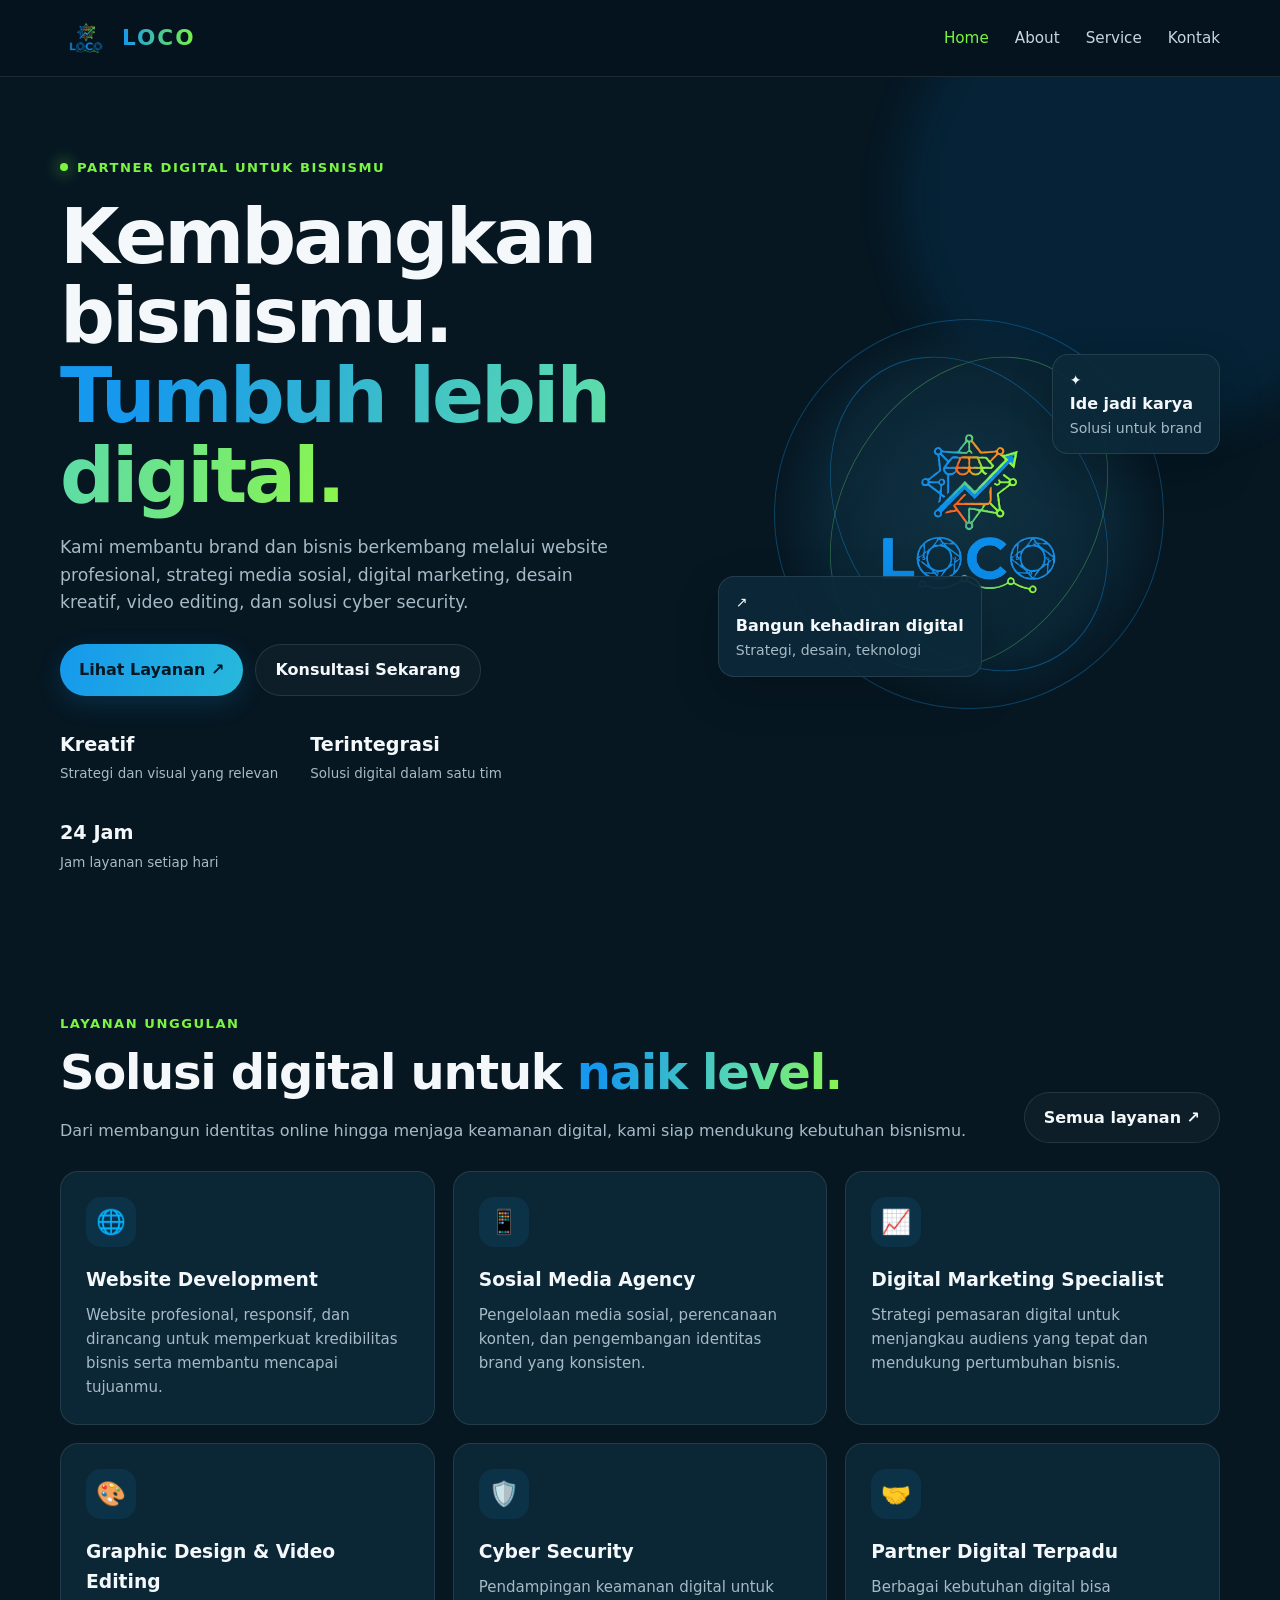
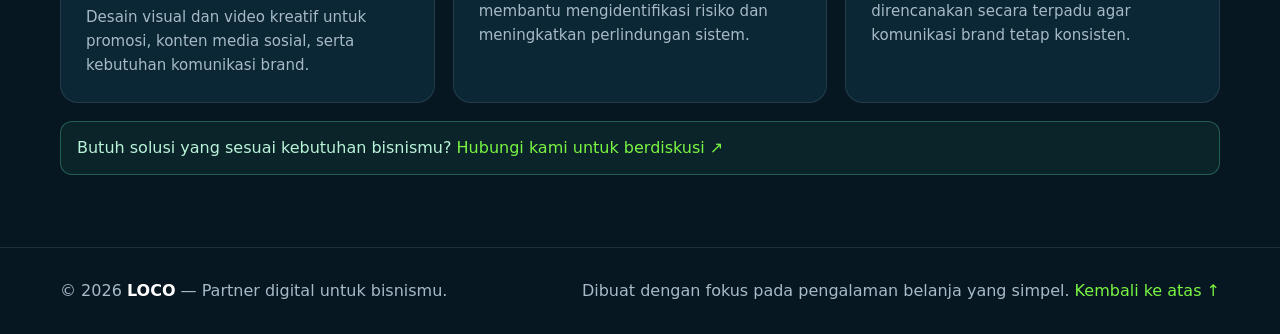
<file: index.html>
<!DOCTYPE html>
<html lang="id"><head><meta charset="UTF-8"><meta name="viewport" content="width=device-width, initial-scale=1.0">
<meta name="description" content="LOCO — layanan digital untuk mengembangkan brand dan bisnis kamu.">
<title>Home | LOCO</title><link rel="icon" href="assets/logo.png"><link rel="stylesheet" href="css/style.css"></head><body id="top">
<header class="nav">
 <div class="wrap navinner">
  <a class="brand" href="index.html" aria-label="LOCO Home"><img src="assets/logo.png" alt="Logo LOCO"><span>LOCO</span></a>
  <nav class="links" id="navLinks">
   <a href="index.html" data-page="home">Home</a><a href="about.html" data-page="about">About</a><a href="service.html" data-page="service">Service</a><a href="kontak.html" data-page="kontak">Kontak</a>
  </nav>
  <button class="menu" id="menuBtn" aria-label="Buka menu" aria-expanded="false">☰</button>
 </div>
</header>
<main><section class="hero"><div class="wrap hero-grid">
<div><div class="eyebrow"><span class="dot"></span> Partner digital untuk bisnismu</div><h1>Kembangkan bisnismu.<br><span class="gradient">Tumbuh lebih digital.</span></h1><p>Kami membantu brand dan bisnis berkembang melalui website profesional, strategi media sosial, digital marketing, desain kreatif, video editing, dan solusi cyber security.</p>
<div class="hero-cta"><a class="btn primary" href="service.html">Lihat Layanan ↗</a><a class="btn ghost" href="kontak.html">Konsultasi Sekarang</a></div>
<div class="stats"><div class="stat"><strong>Kreatif</strong><span>Strategi dan visual yang relevan</span></div><div class="stat"><strong>Terintegrasi</strong><span>Solusi digital dalam satu tim</span></div><div class="stat"><strong>24 Jam</strong><span>Jam layanan setiap hari</span></div></div></div>
<div class="hero-art"><div class="orbit"><img class="logo-large" src="assets/logo.png" alt="Logo LOCO"></div><div class="float-card float-one">✦ <b>Ide jadi karya</b><span class="muted">Solusi untuk brand</span></div><div class="float-card float-two">↗ <b>Bangun kehadiran digital</b><span class="muted">Strategi, desain, teknologi</span></div></div>
</div></section>
<section class="section" id="produk"><div class="wrap">
<div class="section-head"><div><div class="eyebrow">Layanan unggulan</div><h2>Solusi digital untuk <span class="gradient">naik level.</span></h2><p>Dari membangun identitas online hingga menjaga keamanan digital, kami siap mendukung kebutuhan bisnismu.</p></div><a class="btn ghost" href="service.html">Semua layanan ↗</a></div>
<div class="service-grid">
<article class="service"><div class="service-icon">🌐</div><h3>Website Development</h3><p>Website profesional, responsif, dan dirancang untuk memperkuat kredibilitas bisnis serta membantu mencapai tujuanmu.</p></article>
<article class="service"><div class="service-icon">📱</div><h3>Sosial Media Agency</h3><p>Pengelolaan media sosial, perencanaan konten, dan pengembangan identitas brand yang konsisten.</p></article>
<article class="service"><div class="service-icon">📈</div><h3>Digital Marketing Specialist</h3><p>Strategi pemasaran digital untuk menjangkau audiens yang tepat dan mendukung pertumbuhan bisnis.</p></article>
<article class="service"><div class="service-icon">🎨</div><h3>Graphic Design & Video Editing</h3><p>Desain visual dan video kreatif untuk promosi, konten media sosial, serta kebutuhan komunikasi brand.</p></article>
<article class="service"><div class="service-icon">🛡️</div><h3>Cyber Security</h3><p>Pendampingan keamanan digital untuk membantu mengidentifikasi risiko dan meningkatkan perlindungan sistem.</p></article>
<article class="service"><div class="service-icon">🤝</div><h3>Partner Digital Terpadu</h3><p>Berbagai kebutuhan digital bisa direncanakan secara terpadu agar komunikasi brand tetap konsisten.</p></article>
</div>
<div class="notice">Butuh solusi yang sesuai kebutuhan bisnismu? <a class="backtop" href="kontak.html">Hubungi kami untuk berdiskusi ↗</a></div>
</div></section></main><footer class="footer"><div class="wrap footer-inner"><div>© <span id="year"></span> <b style="color:white">LOCO</b> — Partner digital untuk bisnismu.</div><div>Dibuat dengan fokus pada pengalaman belanja yang simpel. <a class="backtop" href="#top">Kembali ke atas ↑</a></div></div></footer><div class="toast" id="toast" role="status" aria-live="polite"></div><script src="js/main.js"></script></body></html>
</file>
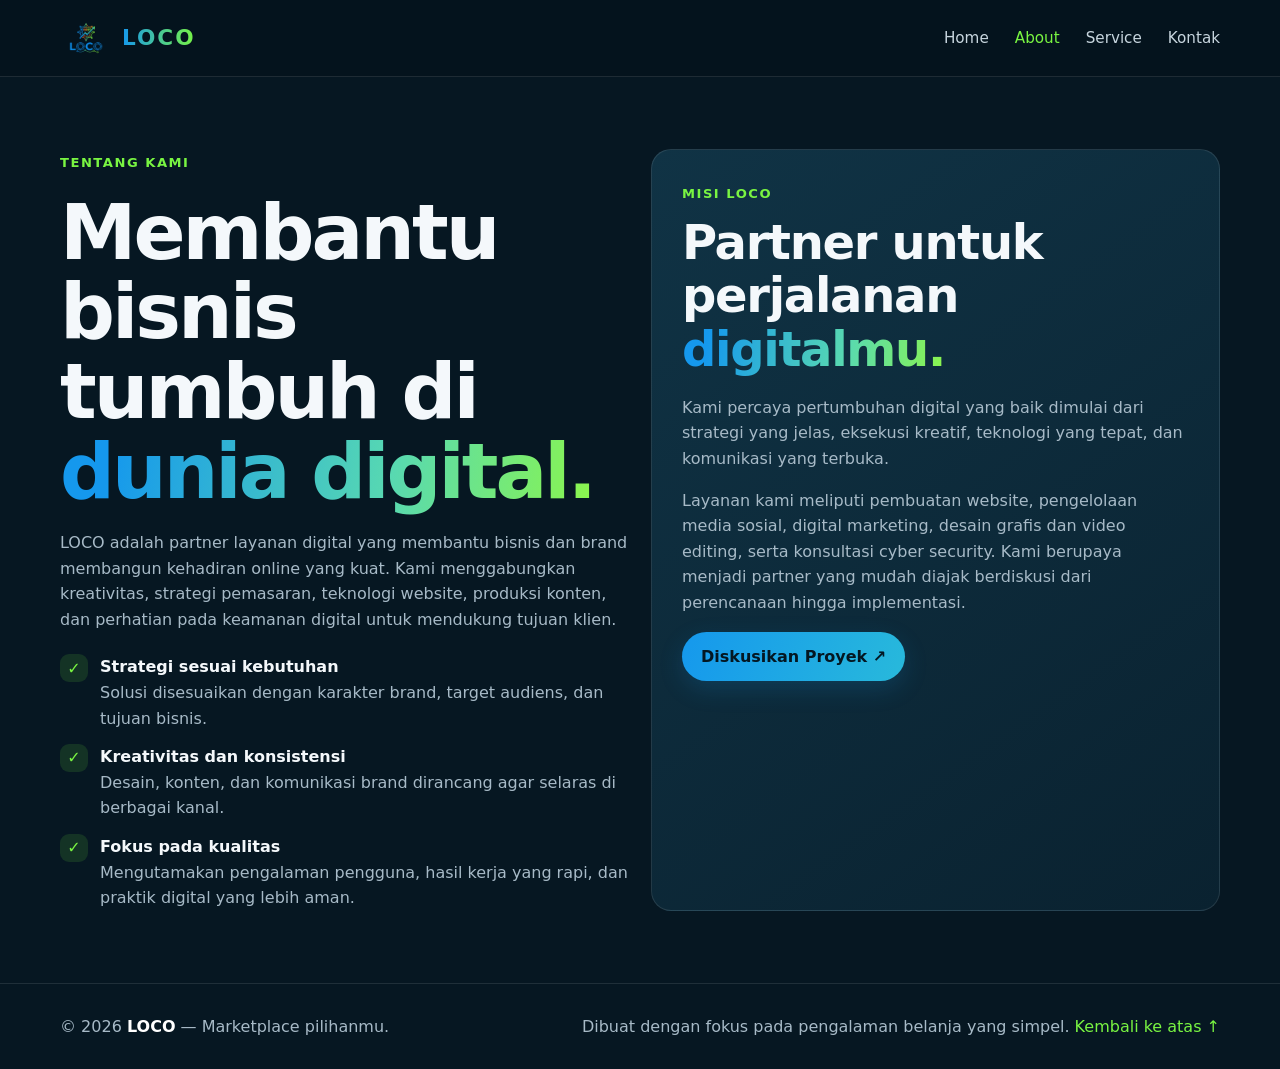
<file: about.html>
<!DOCTYPE html>
<html lang="id"><head><meta charset="UTF-8"><meta name="viewport" content="width=device-width, initial-scale=1.0">
<meta name="description" content="LOCO — partner layanan digital untuk brand dan bisnis.">
<title>About | LOCO</title><link rel="icon" href="assets/logo.png"><link rel="stylesheet" href="css/style.css"></head><body id="top">
<header class="nav">
 <div class="wrap navinner">
  <a class="brand" href="index.html" aria-label="LOCO Home"><img src="assets/logo.png" alt="Logo LOCO"><span>LOCO</span></a>
  <nav class="links" id="navLinks">
   <a href="index.html" data-page="home">Home</a><a href="about.html" data-page="about">About</a><a href="service.html" data-page="service">Service</a><a href="kontak.html" data-page="kontak">Kontak</a>
  </nav>
  <button class="menu" id="menuBtn" aria-label="Buka menu" aria-expanded="false">☰</button>
 </div>
</header>
<main><section class="section"><div class="wrap about-grid"><div><div class="eyebrow">Tentang kami</div><h1>Membantu bisnis tumbuh di <span class="gradient">dunia digital.</span></h1><p class="muted">LOCO adalah partner layanan digital yang membantu bisnis dan brand membangun kehadiran online yang kuat. Kami menggabungkan kreativitas, strategi pemasaran, teknologi website, produksi konten, dan perhatian pada keamanan digital untuk mendukung tujuan klien.</p><div class="checks"><div class="check"><span class="check-icon">✓</span><div><b>Strategi sesuai kebutuhan</b><div class="muted">Solusi disesuaikan dengan karakter brand, target audiens, dan tujuan bisnis.</div></div></div><div class="check"><span class="check-icon">✓</span><div><b>Kreativitas dan konsistensi</b><div class="muted">Desain, konten, dan komunikasi brand dirancang agar selaras di berbagai kanal.</div></div></div><div class="check"><span class="check-icon">✓</span><div><b>Fokus pada kualitas</b><div class="muted">Mengutamakan pengalaman pengguna, hasil kerja yang rapi, dan praktik digital yang lebih aman.</div></div></div></div></div>
<div class="about-panel"><div class="eyebrow">Misi LOCO</div><h2>Partner untuk perjalanan <span class="gradient">digitalmu.</span></h2><p>Kami percaya pertumbuhan digital yang baik dimulai dari strategi yang jelas, eksekusi kreatif, teknologi yang tepat, dan komunikasi yang terbuka.</p><p>Layanan kami meliputi pembuatan website, pengelolaan media sosial, digital marketing, desain grafis dan video editing, serta konsultasi cyber security. Kami berupaya menjadi partner yang mudah diajak berdiskusi dari perencanaan hingga implementasi.</p><a class="btn primary" href="kontak.html">Diskusikan Proyek ↗</a></div></div></section></main>
<footer class="footer"><div class="wrap footer-inner"><div>© <span id="year"></span> <b style="color:white">LOCO</b> — Marketplace pilihanmu.</div><div>Dibuat dengan fokus pada pengalaman belanja yang simpel. <a class="backtop" href="#top">Kembali ke atas ↑</a></div></div></footer><div class="toast" id="toast" role="status" aria-live="polite"></div><script src="js/main.js"></script></body></html>
</file>
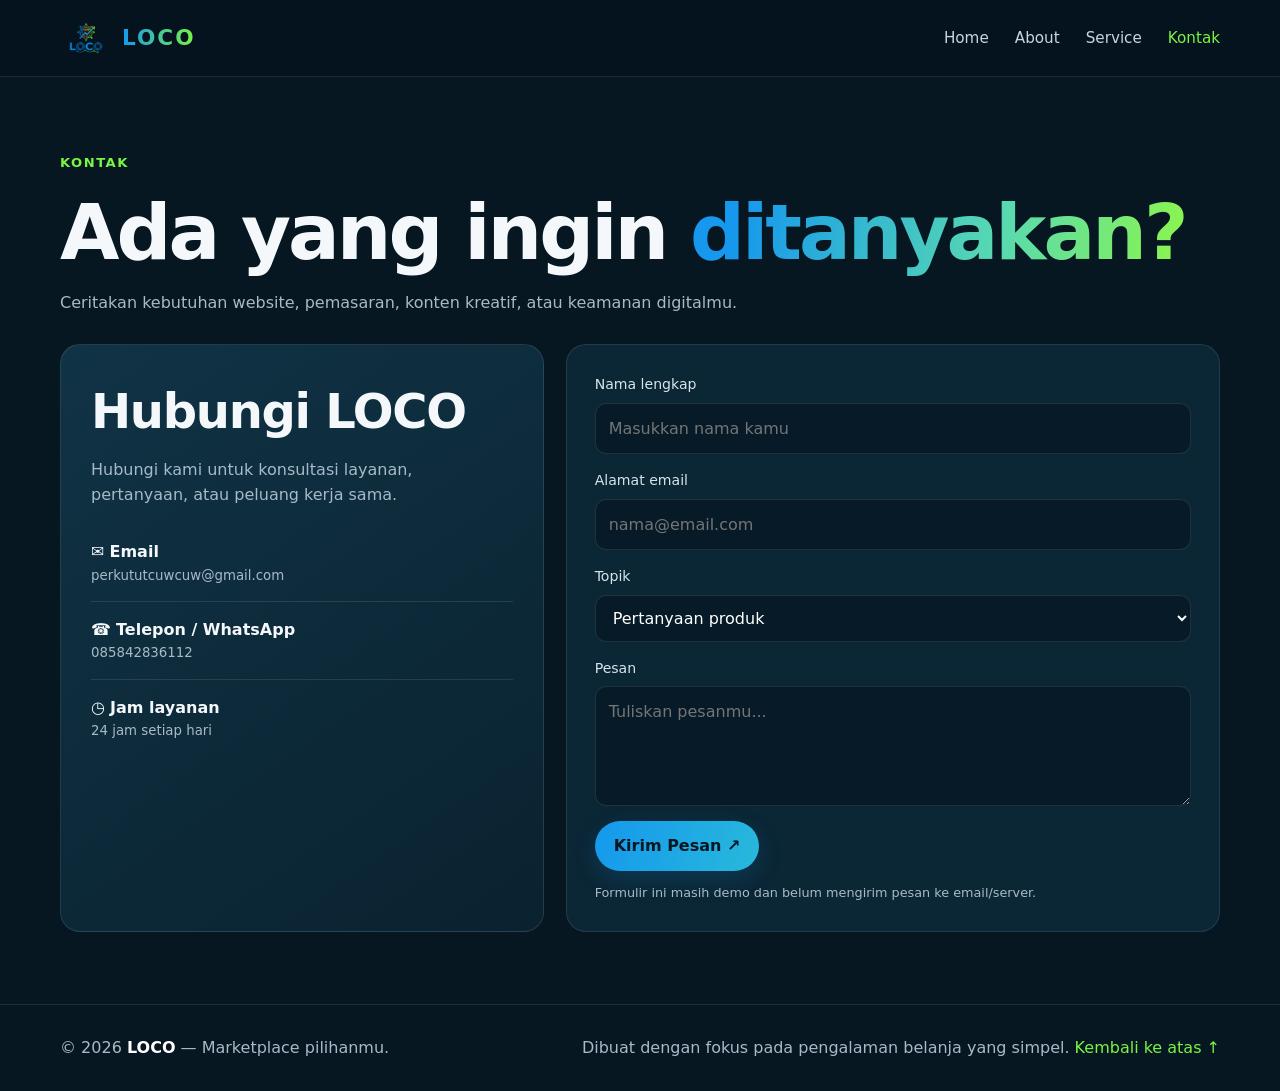
<file: kontak.html>
<!DOCTYPE html>
<html lang="id"><head><meta charset="UTF-8"><meta name="viewport" content="width=device-width, initial-scale=1.0">
<meta name="description" content="LOCO — hubungi partner layanan digital kamu.">
<title>Kontak | LOCO</title><link rel="icon" href="assets/logo.png"><link rel="stylesheet" href="css/style.css"></head><body id="top">
<header class="nav">
 <div class="wrap navinner">
  <a class="brand" href="index.html" aria-label="LOCO Home"><img src="assets/logo.png" alt="Logo LOCO"><span>LOCO</span></a>
  <nav class="links" id="navLinks">
   <a href="index.html" data-page="home">Home</a><a href="about.html" data-page="about">About</a><a href="service.html" data-page="service">Service</a><a href="kontak.html" data-page="kontak">Kontak</a>
  </nav>
  <button class="menu" id="menuBtn" aria-label="Buka menu" aria-expanded="false">☰</button>
 </div>
</header>
<main><section class="section"><div class="wrap"><div class="section-head"><div><div class="eyebrow">Kontak</div><h1>Ada yang ingin <span class="gradient">ditanyakan?</span></h1><p>Ceritakan kebutuhan website, pemasaran, konten kreatif, atau keamanan digitalmu.</p></div></div><div class="contact-grid">
<div class="contact-info"><h2>Hubungi LOCO</h2><p>Hubungi kami untuk konsultasi layanan, pertanyaan, atau peluang kerja sama.</p><div class="contact-item">✉️ <b>Email</b><small>perkututcuwcuw@gmail.com</small></div><div class="contact-item">☎️ <b>Telepon / WhatsApp</b><small>085842836112</small></div><div class="contact-item">◷ <b>Jam layanan</b><small>24 jam setiap hari</small></div></div>
<form class="form" id="contactForm"><div class="field"><label for="name">Nama lengkap</label><input id="name" name="name" required placeholder="Masukkan nama kamu"></div><div class="field"><label for="email">Alamat email</label><input id="email" name="email" type="email" required placeholder="nama@email.com"></div><div class="field"><label for="topic">Topik</label><select id="topic" name="topic"><option>Pertanyaan produk</option><option>Kerja sama</option><option>Bantuan pesanan</option><option>Lainnya</option></select></div><div class="field"><label for="message">Pesan</label><textarea id="message" name="message" required placeholder="Tuliskan pesanmu..."></textarea></div><button class="btn primary" type="submit">Kirim Pesan ↗</button><p class="muted" style="font-size:.8rem;margin:12px 0 0">Formulir ini masih demo dan belum mengirim pesan ke email/server.</p></form>
</div></div></section></main>
<footer class="footer"><div class="wrap footer-inner"><div>© <span id="year"></span> <b style="color:white">LOCO</b> — Marketplace pilihanmu.</div><div>Dibuat dengan fokus pada pengalaman belanja yang simpel. <a class="backtop" href="#top">Kembali ke atas ↑</a></div></div></footer><div class="toast" id="toast" role="status" aria-live="polite"></div><script src="js/main.js"></script></body></html>
</file>
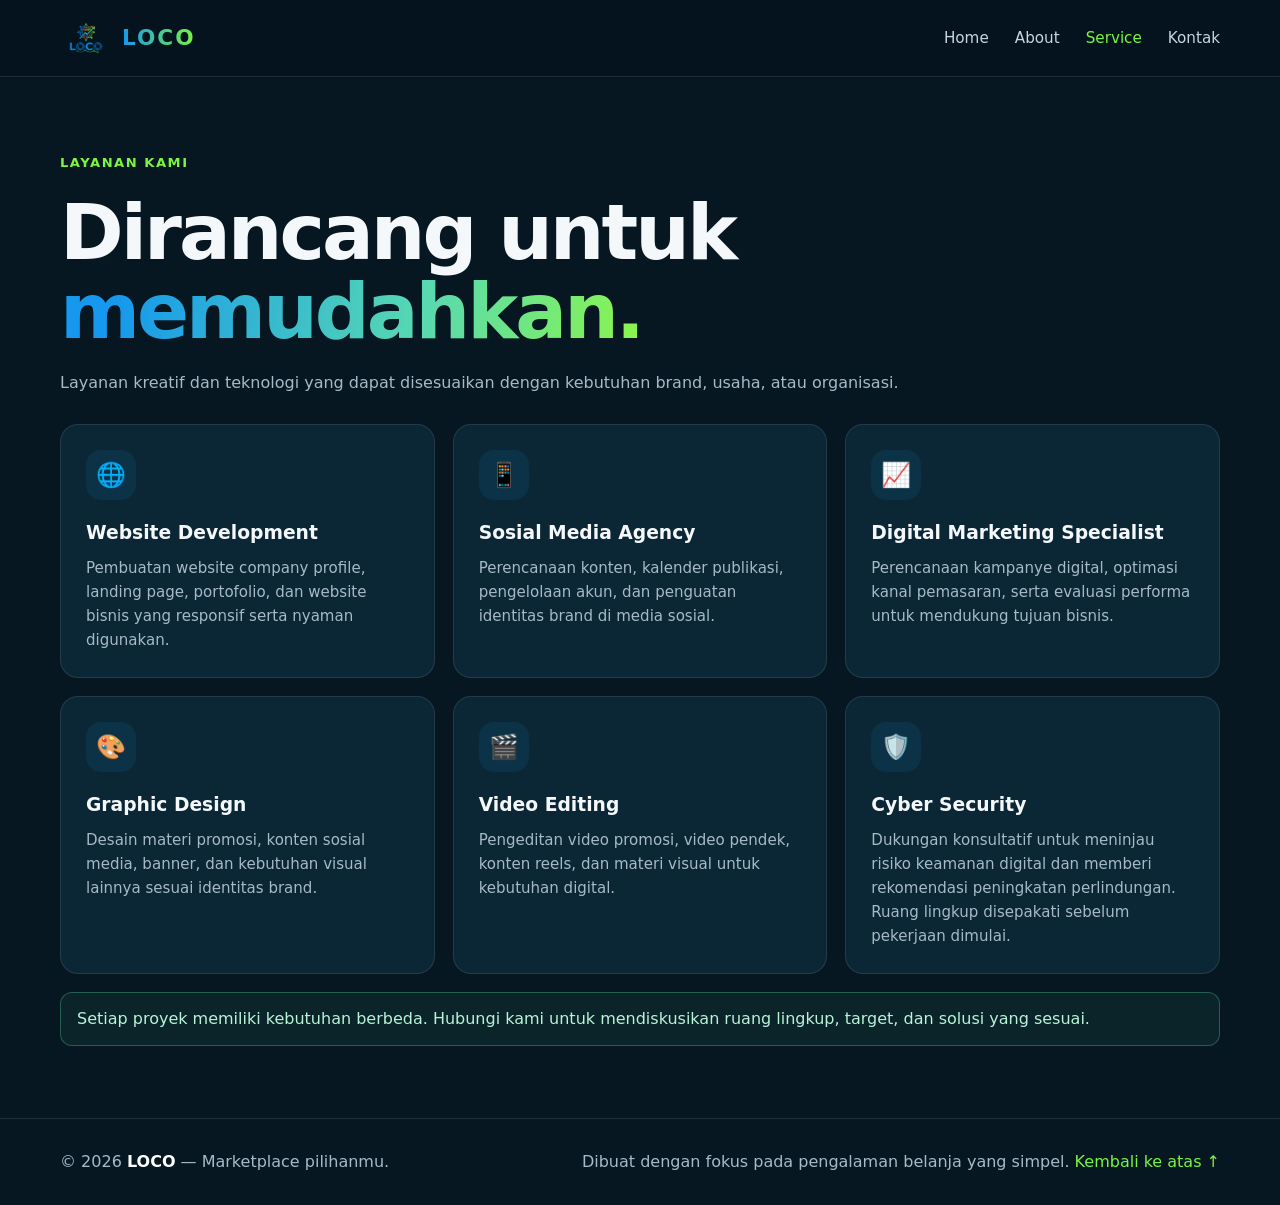
<file: service.html>
<!DOCTYPE html>
<html lang="id"><head><meta charset="UTF-8"><meta name="viewport" content="width=device-width, initial-scale=1.0">
<meta name="description" content="LOCO — layanan digital untuk bisnis dan brand.">
<title>Service | LOCO</title><link rel="icon" href="assets/logo.png"><link rel="stylesheet" href="css/style.css"></head><body id="top">
<header class="nav">
 <div class="wrap navinner">
  <a class="brand" href="index.html" aria-label="LOCO Home"><img src="assets/logo.png" alt="Logo LOCO"><span>LOCO</span></a>
  <nav class="links" id="navLinks">
   <a href="index.html" data-page="home">Home</a><a href="about.html" data-page="about">About</a><a href="service.html" data-page="service">Service</a><a href="kontak.html" data-page="kontak">Kontak</a>
  </nav>
  <button class="menu" id="menuBtn" aria-label="Buka menu" aria-expanded="false">☰</button>
 </div>
</header>
<main><section class="section"><div class="wrap"><div class="section-head"><div><div class="eyebrow">Layanan kami</div><h1>Dirancang untuk <span class="gradient">memudahkan.</span></h1><p>Layanan kreatif dan teknologi yang dapat disesuaikan dengan kebutuhan brand, usaha, atau organisasi.</p></div></div><div class="service-grid">
<article class="service"><div class="service-icon">🌐</div><h3>Website Development</h3><p>Pembuatan website company profile, landing page, portofolio, dan website bisnis yang responsif serta nyaman digunakan.</p></article>
<article class="service"><div class="service-icon">📱</div><h3>Sosial Media Agency</h3><p>Perencanaan konten, kalender publikasi, pengelolaan akun, dan penguatan identitas brand di media sosial.</p></article>
<article class="service"><div class="service-icon">📈</div><h3>Digital Marketing Specialist</h3><p>Perencanaan kampanye digital, optimasi kanal pemasaran, serta evaluasi performa untuk mendukung tujuan bisnis.</p></article>
<article class="service"><div class="service-icon">🎨</div><h3>Graphic Design</h3><p>Desain materi promosi, konten sosial media, banner, dan kebutuhan visual lainnya sesuai identitas brand.</p></article>
<article class="service"><div class="service-icon">🎬</div><h3>Video Editing</h3><p>Pengeditan video promosi, video pendek, konten reels, dan materi visual untuk kebutuhan digital.</p></article>
<article class="service"><div class="service-icon">🛡️</div><h3>Cyber Security</h3><p>Dukungan konsultatif untuk meninjau risiko keamanan digital dan memberi rekomendasi peningkatan perlindungan. Ruang lingkup disepakati sebelum pekerjaan dimulai.</p></article>
</div><div class="notice">Setiap proyek memiliki kebutuhan berbeda. Hubungi kami untuk mendiskusikan ruang lingkup, target, dan solusi yang sesuai.</div></div></section></main>
<footer class="footer"><div class="wrap footer-inner"><div>© <span id="year"></span> <b style="color:white">LOCO</b> — Marketplace pilihanmu.</div><div>Dibuat dengan fokus pada pengalaman belanja yang simpel. <a class="backtop" href="#top">Kembali ke atas ↑</a></div></div></footer><div class="toast" id="toast" role="status" aria-live="polite"></div><script src="js/main.js"></script></body></html>
</file>
<file: css/style.css>
:root{--bg:#061722;--panel:#0d2938;--panel2:#102f40;--blue:#1598ed;--green:#79f542;--mint:#56d49b;--text:#f4f8fb;--muted:#a7bac7;--line:rgba(255,255,255,.1);--radius:20px}
*{box-sizing:border-box}html{scroll-behavior:smooth;scroll-padding-top:90px}body{margin:0;font-family:Inter,ui-sans-serif,system-ui,-apple-system,"Segoe UI",sans-serif;background:var(--bg);color:var(--text);line-height:1.6}a{color:inherit;text-decoration:none}button,input,select,textarea{font:inherit}.wrap{width:min(1160px,92%);margin:auto}
.nav{position:sticky;top:0;z-index:10;background:rgba(5,20,30,.93);backdrop-filter:blur(16px);border-bottom:1px solid var(--line)}.navinner{min-height:76px;display:flex;align-items:center;justify-content:space-between;gap:22px}.brand{display:flex;align-items:center;gap:10px;font-size:1.35rem;font-weight:850;letter-spacing:2px}.brand img{width:52px;height:52px;object-fit:contain;border-radius:10px}.brand span{background:linear-gradient(90deg,#1598ed,#79f542);color:transparent;background-clip:text}.links{display:flex;gap:26px;align-items:center;color:#c7d5de;font-size:.95rem}.links a:hover,.links a.active{color:var(--green)}.menu{display:none;background:transparent;color:white;border:1px solid var(--line);padding:9px 12px;border-radius:12px}
.btn{display:inline-flex;align-items:center;justify-content:center;gap:8px;border:0;border-radius:999px;padding:12px 19px;font-weight:750;cursor:pointer;transition:.2s}.btn:hover{transform:translateY(-2px)}.primary{background:linear-gradient(110deg,var(--blue),#28b9db);color:#041722;box-shadow:0 8px 25px #1598ed2b}.ghost{border:1px solid var(--line);background:#ffffff08;color:var(--text)}
.hero{padding:76px 0 64px;overflow:hidden;position:relative}.hero:before{content:"";position:absolute;width:480px;height:480px;border-radius:50%;background:#078ee51a;filter:blur(20px);right:-100px;top:-120px}.hero-grid{display:grid;grid-template-columns:1.1fr .9fr;gap:44px;align-items:center;position:relative}.eyebrow{display:inline-flex;align-items:center;gap:9px;color:var(--green);font-size:.82rem;font-weight:800;letter-spacing:1.5px;text-transform:uppercase}.dot{width:8px;height:8px;border-radius:50%;background:var(--green);box-shadow:0 0 16px var(--green)}h1{font-size:clamp(2.8rem,6vw,5.1rem);line-height:1.04;letter-spacing:-3px;margin:18px 0}h2{font-size:clamp(2rem,4vw,3rem);line-height:1.12;letter-spacing:-1.3px;margin:10px 0 18px}.gradient{background:linear-gradient(100deg,#1598ed 10%,#58d9b1 62%,#8cf64b);color:transparent;background-clip:text}.hero p,.muted{color:var(--muted)}.hero p{max-width:560px;font-size:1.08rem}.hero-cta{display:flex;gap:12px;flex-wrap:wrap;margin:27px 0}.stats{display:flex;gap:32px;margin-top:34px;flex-wrap:wrap}.stat strong{display:block;font-size:1.2rem}.stat span{color:var(--muted);font-size:.84rem}.hero-art{min-height:390px;display:grid;place-items:center;position:relative}.orbit{width:min(390px,90%);aspect-ratio:1;border:1px solid #1598ed55;border-radius:50%;display:grid;place-items:center;position:relative;background:radial-gradient(circle,#12384a 0,#0a2433 54%,transparent 72%)}.orbit:before,.orbit:after{content:"";position:absolute;border:1px solid #73ee7a55;border-radius:50%;inset:26px;transform:rotate(32deg) scaleX(.75)}.orbit:after{transform:rotate(-32deg) scaleX(.75);border-color:#1598ed66}.logo-large{width:72%;height:72%;object-fit:contain;filter:drop-shadow(0 18px 35px #0006);border-radius:22px}.float-card{position:absolute;padding:14px 17px;border:1px solid var(--line);border-radius:16px;background:#0c2939ef;box-shadow:0 16px 45px #0003;font-size:.88rem}.float-card b{display:block;font-size:1rem}.float-one{top:35px;right:0}.float-two{bottom:32px;left:0}
.section{padding:72px 0}.section-alt{background:#081e2b}.section-head{display:flex;justify-content:space-between;gap:20px;align-items:end;margin-bottom:28px}.section-head p{color:var(--muted);margin:0}.tools{display:flex;gap:12px;flex-wrap:wrap;margin-bottom:25px}.search{flex:1;min-width:210px}.search input{width:100%;background:#0b2635;border:1px solid var(--line);color:white;padding:13px 16px;border-radius:13px;outline:none}.search input:focus{border-color:var(--blue)}.filters{display:flex;gap:8px;flex-wrap:wrap}.filter{background:#0b2635;color:#c2d0d9;border:1px solid var(--line);padding:10px 15px;border-radius:999px;cursor:pointer}.filter.active,.filter:hover{background:#153c4b;color:var(--green);border-color:#56d49b66}.products{display:grid;grid-template-columns:repeat(4,1fr);gap:18px}.product{background:linear-gradient(160deg,#102d3d,#0a2230);border:1px solid var(--line);border-radius:19px;overflow:hidden;transition:.25s}.product:hover{transform:translateY(-5px);border-color:#1598ed66}.product-img{height:170px;display:grid;place-items:center;font-size:4.3rem;background:radial-gradient(circle at 50% 40%,#1c5264,#0b2636 68%);position:relative}.tag{position:absolute;top:12px;left:12px;font-size:.7rem;background:#79f542;color:#10222a;padding:5px 9px;border-radius:999px;font-weight:850}.product-body{padding:17px}.category{color:var(--mint);font-size:.75rem;text-transform:uppercase;letter-spacing:1px;font-weight:800}.product h3{margin:6px 0 3px;font-size:1.02rem}.rating{font-size:.82rem;color:#f9d66d}.price-row{display:flex;justify-content:space-between;align-items:center;gap:8px;margin-top:14px}.price{font-size:1.08rem;font-weight:850}.empty{display:none;color:var(--muted);padding:30px;text-align:center;border:1px dashed var(--line);border-radius:16px}
.about-grid,.contact-grid{display:grid;grid-template-columns:1fr 1fr;gap:22px;align-items:stretch}.about-panel,.contact-info{padding:30px;border-radius:var(--radius);background:linear-gradient(145deg,#103345,#0a2230);border:1px solid var(--line)}.about-panel p,.contact-info p{color:var(--muted)}.checks{display:grid;gap:13px;margin-top:22px}.check{display:flex;gap:12px;align-items:start}.check-icon{width:28px;height:28px;border-radius:9px;display:grid;place-items:center;background:#79f54220;color:var(--green);flex-shrink:0}.service-grid{display:grid;grid-template-columns:repeat(3,1fr);gap:18px}.service{padding:25px;border:1px solid var(--line);border-radius:18px;background:#0b2635}.service-icon{width:50px;height:50px;border-radius:15px;background:#1598ed1b;display:grid;place-items:center;font-size:1.5rem;margin-bottom:18px}.service h3{margin:0 0 8px}.service p{margin:0;color:var(--muted);font-size:.94rem}
.contact-grid{grid-template-columns:.85fr 1.15fr}.contact-item{padding:15px 0;border-bottom:1px solid var(--line)}.contact-item:last-child{border:0}.contact-item small{display:block;color:var(--muted)}.form{padding:28px;border:1px solid var(--line);border-radius:20px;background:#0b2635}.field{display:grid;gap:7px;margin-bottom:15px}.field label{font-size:.88rem;color:#d7e4eb}.field input,.field textarea,.field select{width:100%;padding:12px 13px;border-radius:11px;border:1px solid var(--line);background:#061b27;color:white;outline:none}.field textarea{min-height:120px;resize:vertical}.field input:focus,.field textarea:focus{border-color:var(--blue)}.notice{padding:13px 16px;border:1px solid #56d49b55;border-radius:12px;background:#56d49b12;color:#b9f3d8;margin-top:18px}
.footer{padding:30px 0;border-top:1px solid var(--line);color:var(--muted)}.footer-inner{display:flex;justify-content:space-between;gap:20px;flex-wrap:wrap}.backtop{color:var(--green)}.toast{position:fixed;bottom:22px;right:22px;background:#d8ffce;color:#10252b;padding:13px 18px;border-radius:13px;box-shadow:0 10px 35px #0005;opacity:0;transform:translateY(10px);transition:.25s;pointer-events:none;z-index:30;font-weight:750}.toast.show{opacity:1;transform:translateY(0)}
@media(max-width:900px){.links{gap:15px}.products{grid-template-columns:repeat(2,1fr)}.hero-grid{gap:20px}.hero-art{min-height:310px}.service-grid{grid-template-columns:1fr 1fr}}
@media(max-width:680px){.navinner{min-height:68px}.brand img{width:44px;height:44px}.menu{display:block}.links{display:none;position:absolute;top:68px;left:0;right:0;padding:18px 4%;background:#071b27;border-bottom:1px solid var(--line);flex-direction:column;align-items:stretch}.links.open{display:flex}.links a{padding:8px}.hero{padding:48px 0 35px}.hero-grid{grid-template-columns:1fr}.hero-art{min-height:280px;grid-row:1}.orbit{width:270px}.float-card{font-size:.75rem;padding:10px 12px}.float-one{right:0;top:15px}.float-two{bottom:12px}.hero h1{letter-spacing:-1.8px}.stats{gap:20px}.section{padding:52px 0}.section-head{align-items:start;flex-direction:column}.about-grid,.contact-grid,.service-grid{grid-template-columns:1fr}.products{gap:12px}.product-img{height:135px;font-size:3.5rem}.product-body{padding:13px}.product h3{font-size:.95rem}.price{font-size:.98rem}.filter{padding:9px 12px;font-size:.85rem}.footer-inner{flex-direction:column}}
@media(max-width:380px){.products{grid-template-columns:1fr}.product-img{height:175px}}
</file>
